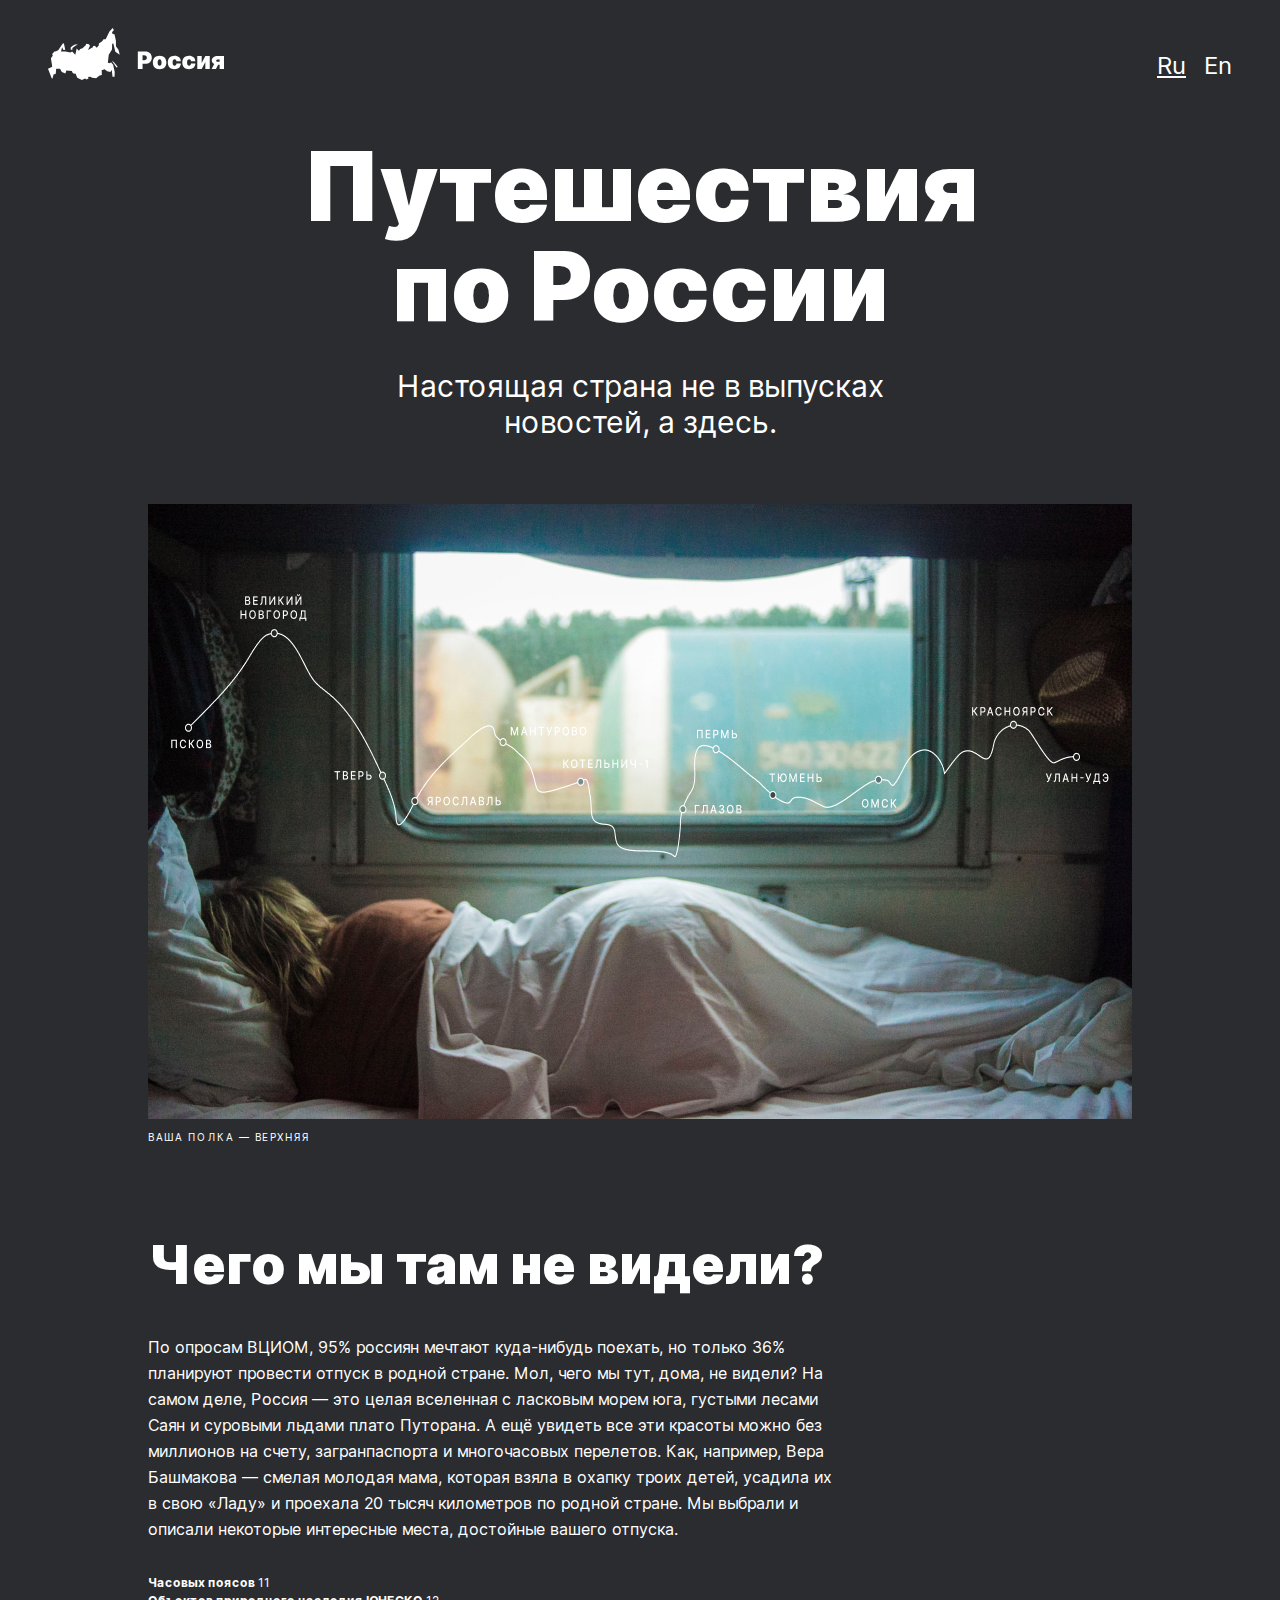
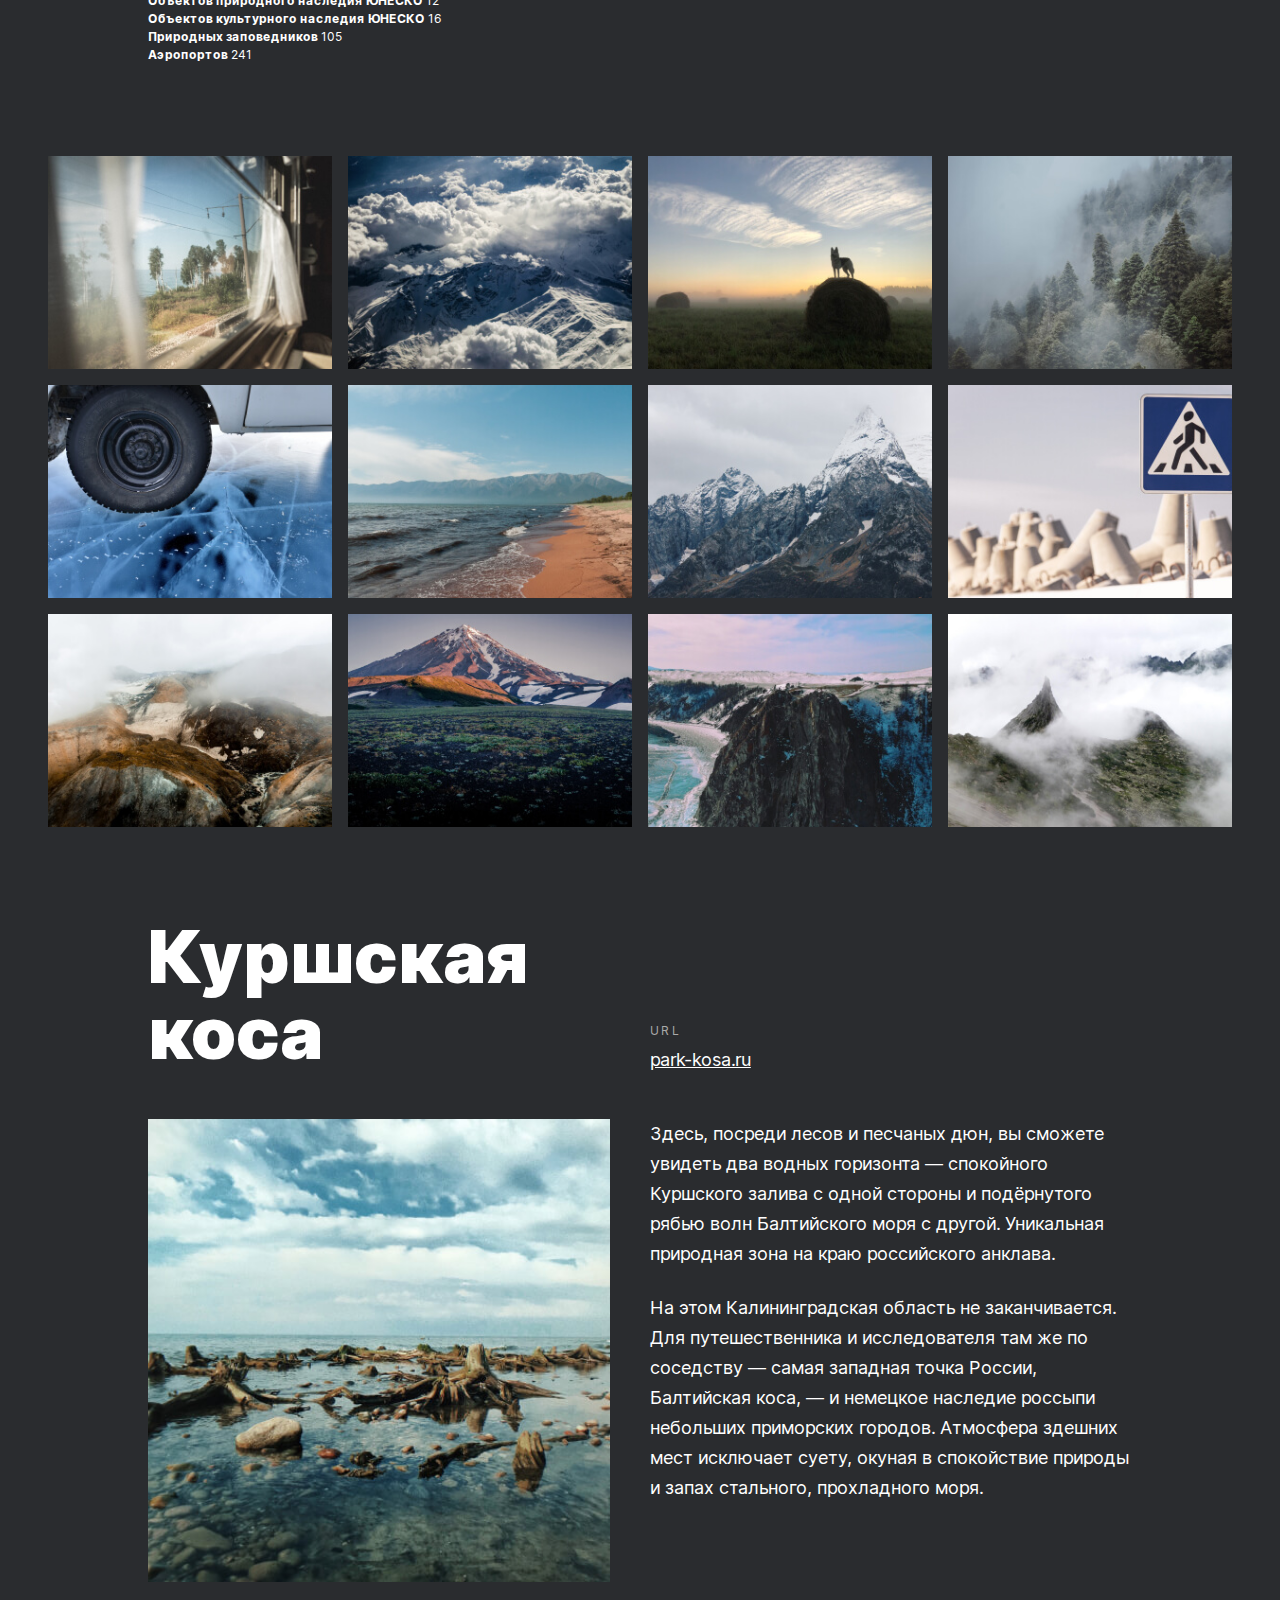
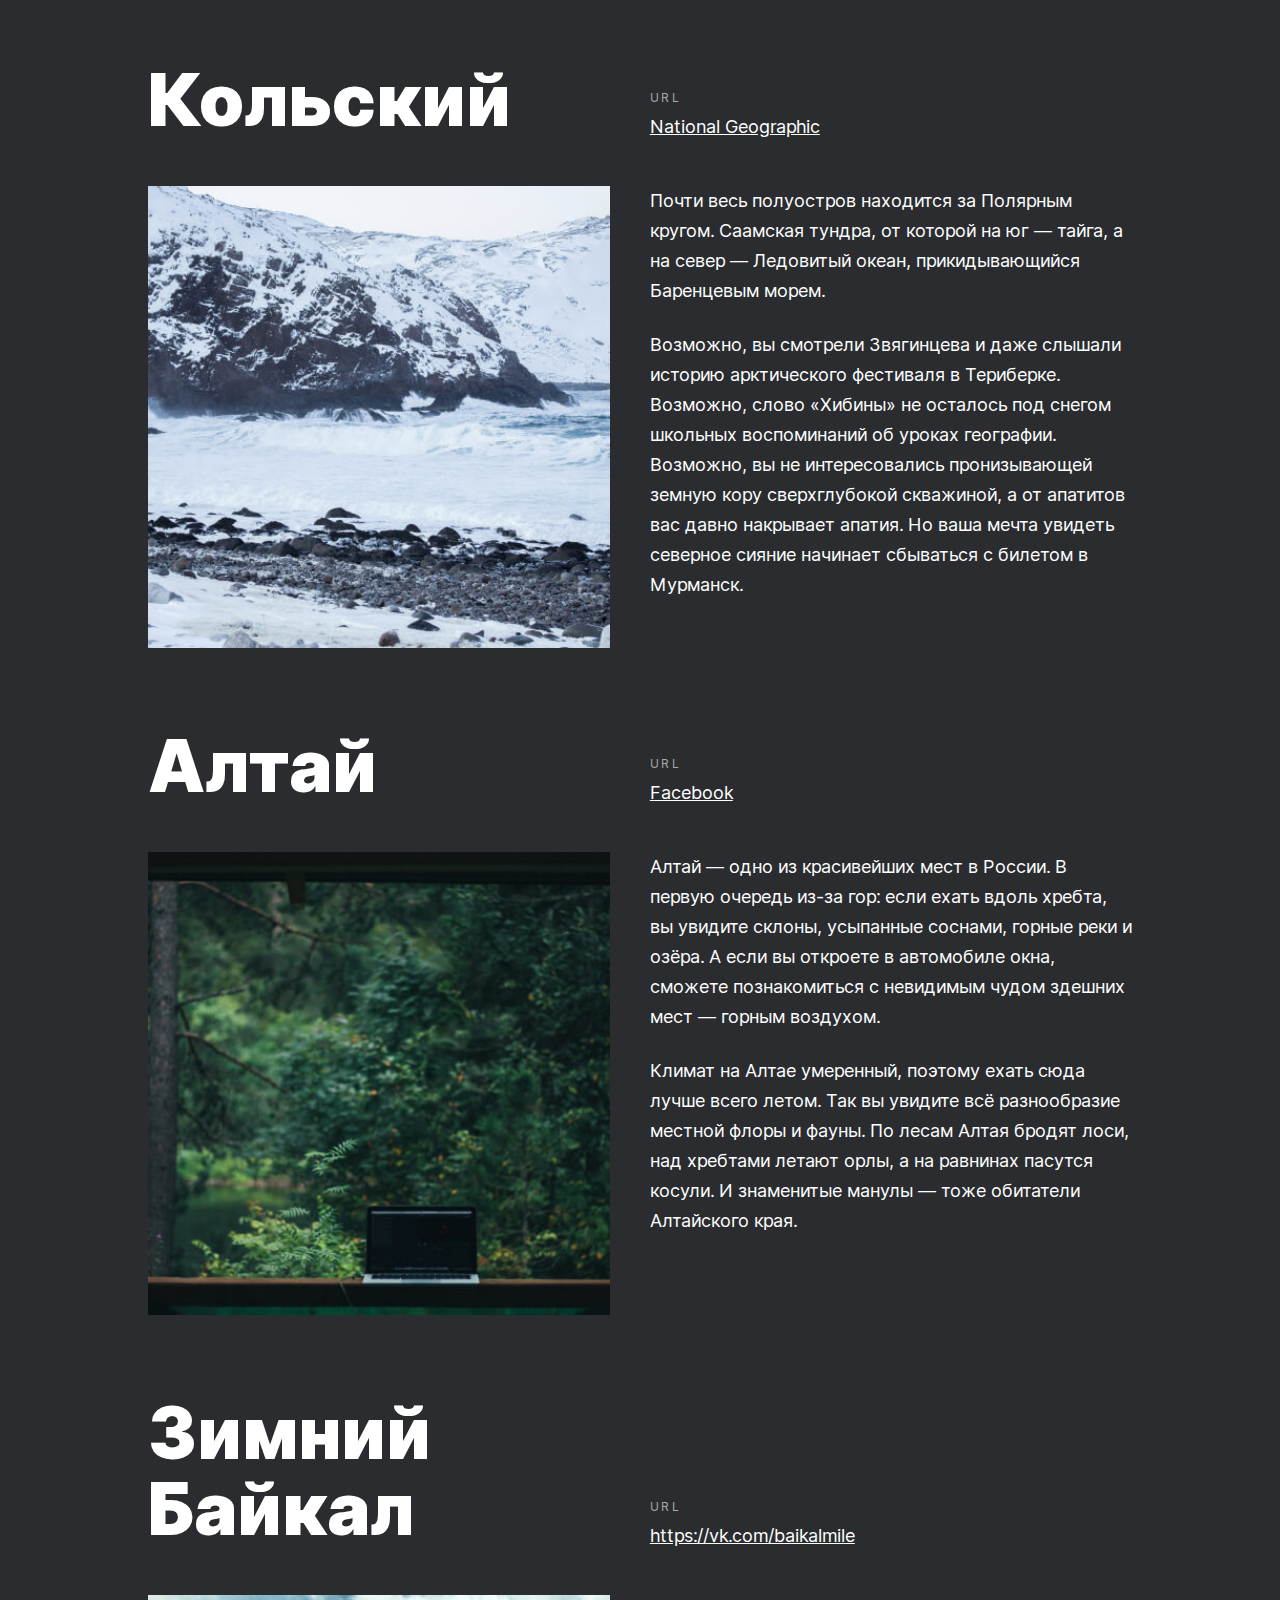
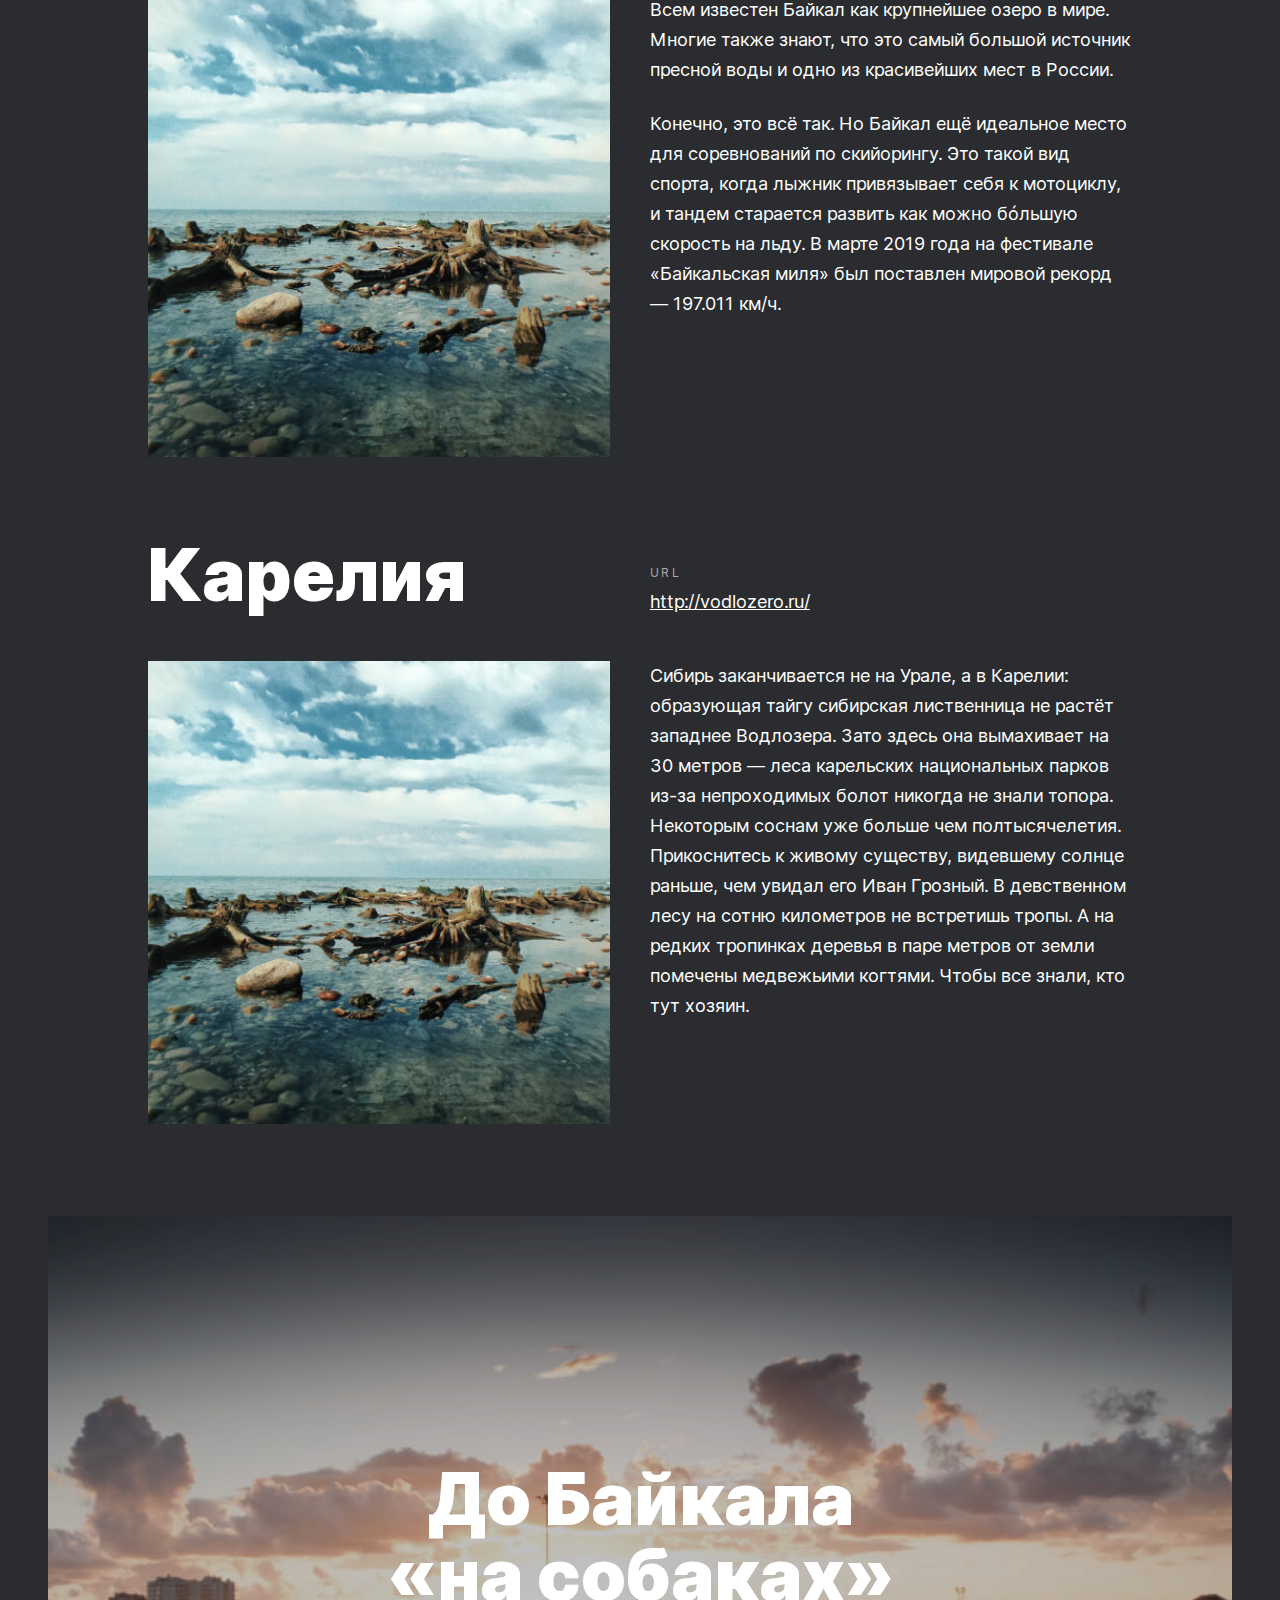
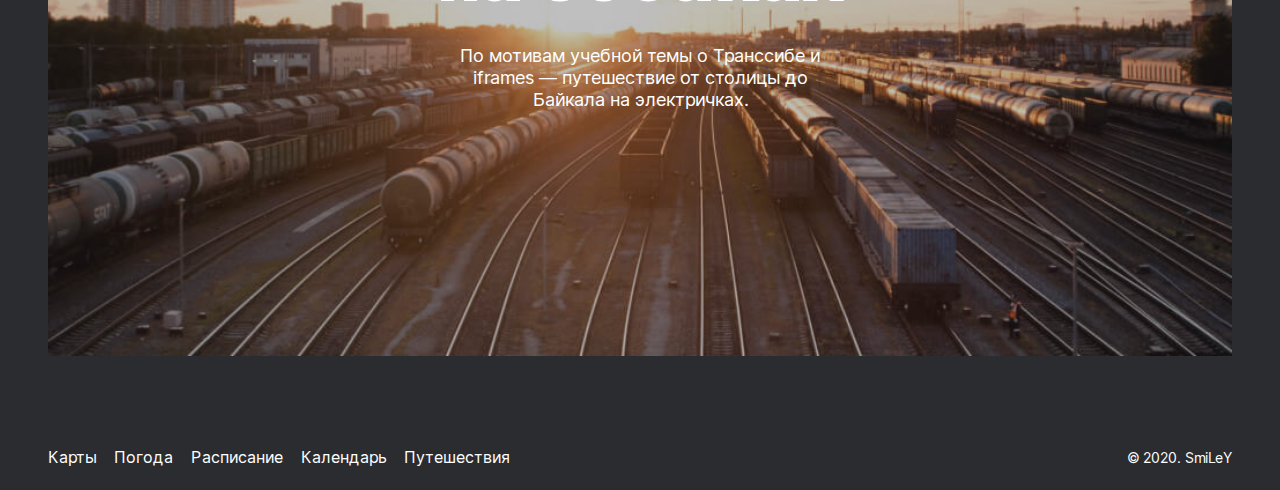
<file: index.html>
<!DOCTYPE html>
<html lang="ru">

<head>
  <meta charset="UTF-8">
  <meta name="viewport" content="width=device-width, initial-scale=1.0">
  <link rel="stylesheet" href="pages/index.css">
  <title>Путешествие по России</title>
</head>

<body class="page">
  <div class="body">
    <header class="header">
      <img class="header__logo" src="images/header__logo.svg" alt="Лого: Карта россии" />
      <ul class="header__lang-links">
        <li>
          <a href="index.html" lang="ru" class="header__lang-link header__lang-link_active">Ru</a>
        </li>
        <li>
          <a href="en/index.html" lang="en" class="header__lang-link">En</a>
        </li>
      </ul>
    </header>
    <main>
      <section class="lead">
        <h1 class="lead__title">Путешествия по России</h1>
        <p class="lead__subtitle">
          Настоящая страна не в выпусках новостей, а здесь.
        </p>
          <img src="images/kalegin-michail-179870-unsplash.jpg" alt="Фото: маршрут" class="lead__image">
          <p class="lead__caption">ваша полка — верхняя</p>
      </section>
      <section class="intro">
        <div class="intro__container">
          <h2 class="intro__title">Чего мы там не видели?</h2>
          <p class="intro__text">
            По опросам ВЦИОМ, 95% россиян мечтают куда-нибудь поехать, но только
            36% планируют провести отпуск в родной стране. Мол, чего мы тут, дома,
            не видели? На самом деле, Россия — это целая вселенная с ласковым
            морем юга, густыми лесами Саян и суровыми льдами плато Путорана. А ещё
            увидеть все эти красоты можно без миллионов на счету, загранпаспорта и
            многочасовых перелетов. Как, например, Вера Башмакова — смелая молодая
            мама, которая взяла в охапку троих детей, усадила их в свою «Ладу» и
            проехала 20 тысяч километров по родной стране. Мы выбрали и описали
            некоторые интересные места, достойные вашего отпуска.
          </p>
          <ul class="intro__list">
            <li><span class="intro__list-bold">Часовых поясов </span>11</li>
            <li><span class="intro__list-bold">Объектов природного наследия ЮНЕСКО </span>12</li>
            <li><span class="intro__list-bold">Объектов культурного наследия ЮНЕСКО </span>16</li>
            <li><span class="intro__list-bold">Природных заповедников </span>105</li>
            <li><span class="intro__list-bold">Аэропортов </span>241</li>
          </ul>
        </div>
      </section>
      <section class="photo-grid">
        <img class="photo-grid__item" src="images/photo-grid/__item-1.jpg" alt="Фото: вагон" />
        <img class="photo-grid__item" src="images/photo-grid/__item-2.jpg" alt="Фото: облака" />
        <img class="photo-grid__item" src="images/photo-grid/__item-3.jpg" alt="Фото: волк" />
        <img class="photo-grid__item" src="images/photo-grid/__item-4.jpg" alt="Фото: лес" />
        <img class="photo-grid__item" src="images/photo-grid/__item-5.jpg" alt="Фото: колесо" />
        <img class="photo-grid__item" src="images/photo-grid/__item-6.jpg" alt="Фото: море" />
        <img class="photo-grid__item" src="images/photo-grid/__item-7.jpg" alt="Фото: горы" />
        <img class="photo-grid__item" src="images/photo-grid/__item-8.jpg" alt="Фото: песок" />
        <img class="photo-grid__item" src="images/photo-grid/__item-9.jpg" alt="Фото: холмы" />
        <img class="photo-grid__item" src="images/photo-grid/__item-10.jpg" alt="Фото: долина" />
        <img class="photo-grid__item" src="images/photo-grid/__item-11.jpg" alt="Фото: скала" />
        <img class="photo-grid__item" src="images/photo-grid/__item-12.jpg" alt="Фото: туман" />
      </section>
      <section class="places">
        <article class="place">
          <h2 class="place__title">Куршская коса</h2>
          <div class="place__website">
            <p class="place__website-heading">URL</p>
            <a href="http://park-kosa.ru" lang="ru" class="place__website-link" target="_blank">park-kosa.ru</a>
          </div>
          <img src="images/places/__image-1.jpg" alt="Фото: Куршская коса" class="place__image">
          <div class="place__description">
            <p class="place__paragraph">Здесь, посреди лесов и песчаных дюн, вы сможете увидеть два водных горизонта —
              спокойного Куршского залива с одной стороны
              и подёрнутого рябью волн Балтийского моря
              с другой. Уникальная природная зона на краю российского анклава.</p>
            <p class="place__paragraph">На этом Калининградская область не заканчивается. Для путешественника
              и исследователя там же по соседству — самая западная точка России, Балтийская коса, —
              и немецкое наследие россыпи небольших приморских городов. Атмосфера здешних мест исключает суету, окуная в
              спокойствие природы
              и запах стального, прохладного моря.</p>
          </div>
        </article>
        <article class="place">
          <h2 class="place__title">Кольский</h2>
          <div class="place__website">
            <p class="place__website-heading">URL</p>
            <a href="https://yourshot.nationalgeographic.com/photos/?keywords=kolskiy" lang="en"
              class="place__website-link" target="_blank">National Geographic</a>
          </div>
          <img src="images/places/__image-2.jpg" alt="Фото: Кольский" class="place__image">
          <div class="place__description">
            <p class="place__paragraph">Почти весь полуостров находится за Полярным кругом. Саамская тундра, от которой на
              юг —
              тайга, а на север — Ледовитый океан, прикидывающийся Баренцевым морем.</p>
            <p class="place__paragraph">Возможно, вы смотрели Звягинцева и даже слышали историю арктического фестиваля в
              Териберке. Возможно, слово «Хибины» не осталось под снегом школьных воспоминаний об уроках географии.
              Возможно, вы не интересовались пронизывающей земную кору сверхглубокой скважиной, а от апатитов вас давно
              накрывает апатия. Но ваша мечта увидеть северное сияние начинает сбываться с билетом
              в Мурманск.</p>
          </div>
        </article>
        <article class="place">
          <h2 class="place__title">Алтай</h2>
          <div class="place__website">
            <p class="place__website-heading">URL</p>
            <a href="https://www.facebook.com/vera.bashmakova/posts/10156011613718822" lang="ru"
              class="place__website-link" target="_blank">Facebook</a>
          </div>
          <img src="images/places/__image-3.jpg" alt="Фото: Алтай" class="place__image">
          <div class="place__description">
            <p class="place__paragraph">Алтай — одно из красивейших мест в России.
              В первую очередь из-за гор: если ехать вдоль хребта, вы увидите склоны, усыпанные соснами, горные реки и
              озёра. А если вы откроете в автомобиле окна, сможете познакомиться с невидимым чудом здешних мест — горным
              воздухом.</p>
            <p class="place__paragraph">Климат на Алтае умеренный, поэтому ехать сюда лучше всего летом. Так вы увидите
              всё разнообразие местной флоры и фауны. По лесам Алтая бродят лоси, над хребтами летают орлы, а на равнинах
              пасутся косули. И знаменитые манулы — тоже обитатели Алтайского края.</p>
          </div>
        </article>
        <article class="place">
          <h2 class="place__title">Зимний Байкал</h2>
          <div class="place__website">
            <p class="place__website-heading">URL</p>
            <a href="https://vk.com/baikalmile" lang="ru" class="place__website-link" target="_blank">https://vk.com/baikalmile</a>
          </div>
          <img src="images/places/__image-1.jpg" alt="Фото: Байкал" class="place__image">
          <div class="place__description">
            <p class="place__paragraph">Всем известен Байкал как крупнейшее озеро
              в мире. Многие также знают, что это самый большой источник пресной воды и одно из красивейших мест в России.
            </p>
            <p class="place__paragraph">Конечно, это всё так. Но Байкал ещё идеальное место для соревнований по
              скийорингу. Это такой вид спорта, когда лыжник привязывает себя
              к мотоциклу, и тандем старается развить как можно бóльшую скорость на льду. В марте 2019 года на фестивале
              «Байкальская миля» был поставлен мировой рекорд — 197.011 км/ч.</p>
          </div>
        </article>
        <article class="place">
          <h2 class="place__title">Карелия</h2>
          <div class="place__website">
            <p class="place__website-heading">URL</p>
            <a href="http://vodlozero.ru" lang="ru" class="place__website-link" target="_blank">http://vodlozero.ru/</a>
          </div>
          <img src="images/places/__image-1.jpg" alt="Фото: Карелия" class="place__image">
          <div class="place__description">
            <p class="place__paragraph">Сибирь заканчивается не на Урале, а в Карелии: образующая тайгу сибирская
              лиственница не растёт западнее Водлозера. Зато здесь она вымахивает на 30 метров — леса карельских
              национальных парков из-за непроходимых болот никогда не знали топора. Некоторым соснам уже больше чем
              полтысячелетия. Прикоснитесь к живому существу, видевшему солнце раньше, чем увидал его Иван Грозный.
              В девственном лесу на сотню километров не встретишь тропы. А на редких тропинках деревья
              в паре метров от земли помечены медвежьими когтями. Чтобы все знали, кто тут хозяин.</p>
          </div>
        </article>
      </section>
      <section class="cover">
        <a href="https://stampsy.com/na-elektrichkakh-do-baikala" class="cover__overlay">
          <h2 class="cover__title">До Байкала «на собаках»</h2>
          <p class="cover__subtitle">
            По мотивам учебной темы о Транссибе и iframes — путешествие от столицы до Байкала на электричках.
          </p>
        </a>
      </section>
    </main>
    <footer class="footer">
      <nav class="footer__link-list">
        <ul class="footer__links">
          <li class="footer__link-item">
            <a href="https://yandex.ru/maps" lang="ru" class="footer__link" target="_blank">Карты</a>
          </li>
          <li class="footer__link-item">
            <a href="https://yandex.ru/pogoda" lang="ru" class="footer__link" target="_blank">Погода</a>
          </li>
          <li class="footer__link-item">
            <a href="https://rasp.yandex.ru" lang="ru" class="footer__link" target="_blank">Расписание</a>
          </li>
          <li class="footer__link-item">
            <a href="https://calendar.yandex.ru" lang="ru" class="footer__link" target="_blank">Календарь</a>
          </li>
          <li class="footer__link-item">
            <a href="https://travel.yandex.ru" lang="ru" class="footer__link" target="_blank">Путешествия</a>
          </li>
        </ul>
      </nav>
      <p class="footer__copyright">&copy; 2020. SmiLeY</p>
    </footer>
  </div>
</body>

</html>
</file>
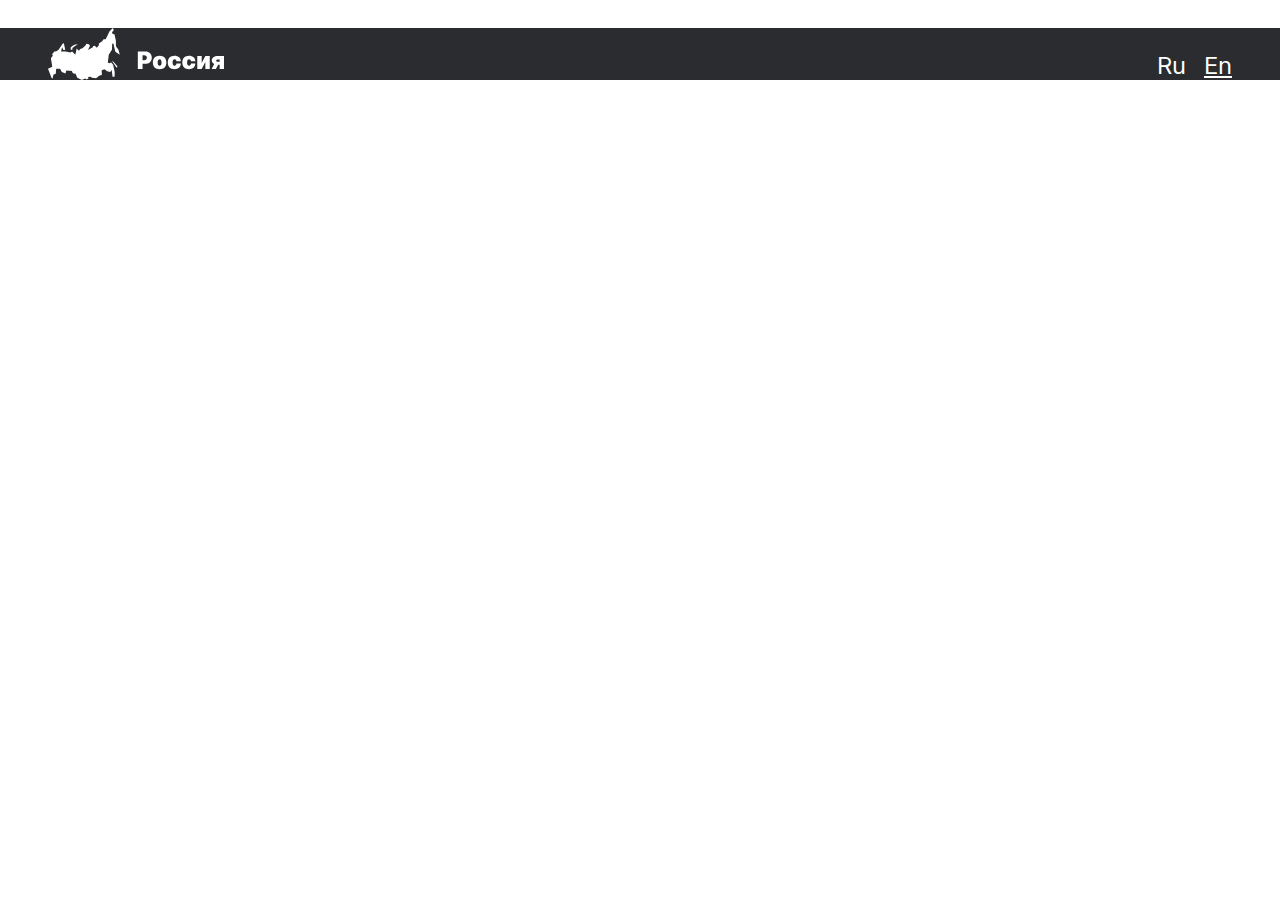
<file: en/index.html>
<!DOCTYPE html>
<html lang="ru">
<head>
  <meta charset="UTF-8">
  <meta name="viewport" content="width=device-width, initial-scale=1.0">
  <link rel="stylesheet" href="../pages/index.css">
  <title>Путешествие по россии</title>
</head>
<body class="root">
  <div class="page">
    <header class="header">
      <img class="header__logo" src="../images/header__logo.svg" alt="Лого: Карта россии">
      <ul class="header__lang-links">
        <li><a class="header__lang-link" href="../index.html">Ru</a></li>
        <li><a class="header__lang-link header__lang-link_active" href="index.html">En</a></li>
      </ul>
    </header>
  </div>
</body>
</html>
</file>
<file: pages/index.css>
@import url(../vendors/normalize.css);
@import url(../vendors/fonts/Inter_Web/inter.css);
@import url(../common.blocks/page/page.css);
@import url(../common.blocks/body/body.css);
@import url(../common.blocks/header/header.css);
@import url(../common.blocks/lead/lead.css);
@import url(../common.blocks/intro/intro.css);
@import url(../common.blocks/photo-grid/photo-grid.css);
@import url(../common.blocks/places/places.css);
@import url(../common.blocks/place/place.css);
@import url(../common.blocks/cover/cover.css);
@import url(../common.blocks/footer/footer.css);
</file>
